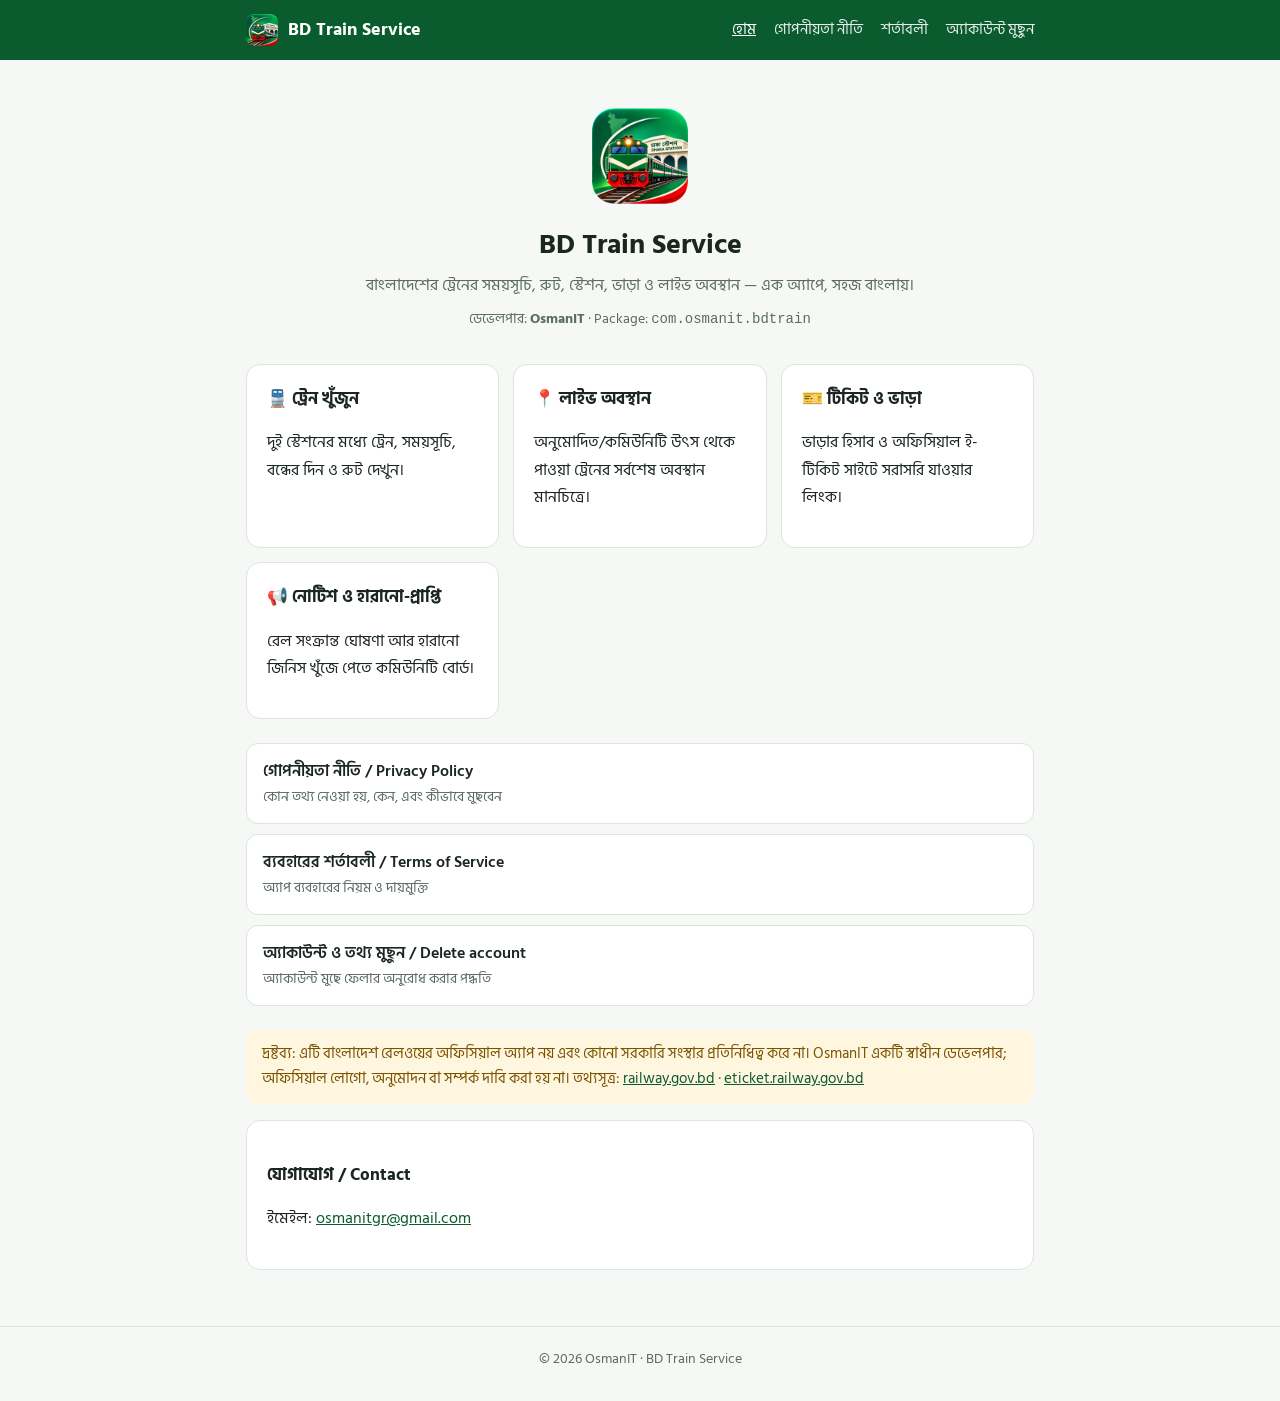
<file: index.html>
<!doctype html>
<html lang="bn">
<head>
  <meta charset="utf-8">
  <meta name="viewport" content="width=device-width, initial-scale=1">
  <title>BD Train Service — OsmanIT</title>
  <meta name="description" content="BD Train Service — বাংলাদেশের ট্রেনের সময়সূচি, রুট, স্টেশন ও লাইভ অবস্থান। ডেভেলপার: OsmanIT।">
  <meta name="author" content="OsmanIT">
  <link rel="icon" href="favicon.ico" sizes="any">
  <link rel="icon" type="image/png" href="icon.png">
  <link rel="apple-touch-icon" href="apple-touch-icon.png">
  <meta name="theme-color" content="#0A5B2E">
  <link rel="stylesheet" href="https://fonts.googleapis.com/css2?family=Hind+Siliguri:wght@400;600;700&display=swap">
  <link rel="stylesheet" href="style.css">
</head>
<body>
  <header class="site">
    <div class="wrap">
      <a class="brand" href="index.html"><img src="icon.png" alt="">BD Train Service</a>
      <nav>
        <a href="index.html" aria-current="page">হোম</a>
        <a href="privacy-policy.html">গোপনীয়তা নীতি</a>
        <a href="terms.html">শর্তাবলী</a>
        <a href="delete-account.html">অ্যাকাউন্ট মুছুন</a>
      </nav>
    </div>
  </header>

  <main class="wrap">
    <section class="hero">
      <img src="icon.png" alt="BD Train Service icon">
      <h1>BD Train Service</h1>
      <p>বাংলাদেশের ট্রেনের সময়সূচি, রুট, স্টেশন, ভাড়া ও লাইভ অবস্থান — এক অ্যাপে, সহজ বাংলায়।</p>
      <p class="muted">ডেভেলপার: <strong>OsmanIT</strong> · Package: <code>com.osmanit.bdtrain</code></p>
    </section>

    <div class="grid">
      <div class="card">
        <h3>🚆 ট্রেন খুঁজুন</h3>
        <p>দুই স্টেশনের মধ্যে ট্রেন, সময়সূচি, বন্ধের দিন ও রুট দেখুন।</p>
      </div>
      <div class="card">
        <h3>📍 লাইভ অবস্থান</h3>
        <p>অনুমোদিত/কমিউনিটি উৎস থেকে পাওয়া ট্রেনের সর্বশেষ অবস্থান মানচিত্রে।</p>
      </div>
      <div class="card">
        <h3>🎫 টিকিট ও ভাড়া</h3>
        <p>ভাড়ার হিসাব ও অফিসিয়াল ই-টিকিট সাইটে সরাসরি যাওয়ার লিংক।</p>
      </div>
      <div class="card">
        <h3>📢 নোটিশ ও হারানো-প্রাপ্তি</h3>
        <p>রেল সংক্রান্ত ঘোষণা আর হারানো জিনিস খুঁজে পেতে কমিউনিটি বোর্ড।</p>
      </div>
    </div>

    <div class="links">
      <a href="privacy-policy.html">গোপনীয়তা নীতি / Privacy Policy<span>কোন তথ্য নেওয়া হয়, কেন, এবং কীভাবে মুছবেন</span></a>
      <a href="terms.html">ব্যবহারের শর্তাবলী / Terms of Service<span>অ্যাপ ব্যবহারের নিয়ম ও দায়মুক্তি</span></a>
      <a href="delete-account.html">অ্যাকাউন্ট ও তথ্য মুছুন / Delete account<span>অ্যাকাউন্ট মুছে ফেলার অনুরোধ করার পদ্ধতি</span></a>
    </div>

    <p class="note" style="margin-top:24px">
      দ্রষ্টব্য: এটি বাংলাদেশ রেলওয়ের অফিসিয়াল অ্যাপ নয় এবং কোনো সরকারি সংস্থার প্রতিনিধিত্ব করে না। OsmanIT একটি স্বাধীন ডেভেলপার; অফিসিয়াল লোগো, অনুমোদন বা সম্পর্ক দাবি করা হয় না। তথ্যসূত্র: <a href="https://railway.gov.bd" rel="noopener">railway.gov.bd</a> · <a href="https://eticket.railway.gov.bd" rel="noopener">eticket.railway.gov.bd</a>
    </p>

    <div class="card">
      <h3>যোগাযোগ / Contact</h3>
      <p>ইমেইল: <a href="mailto:osmanitgr@gmail.com">osmanitgr@gmail.com</a></p>
    </div>
  </main>

  <footer class="site">
    <div class="wrap">© 2026 OsmanIT · BD Train Service</div>
  </footer>
</body>
</html>
</file>
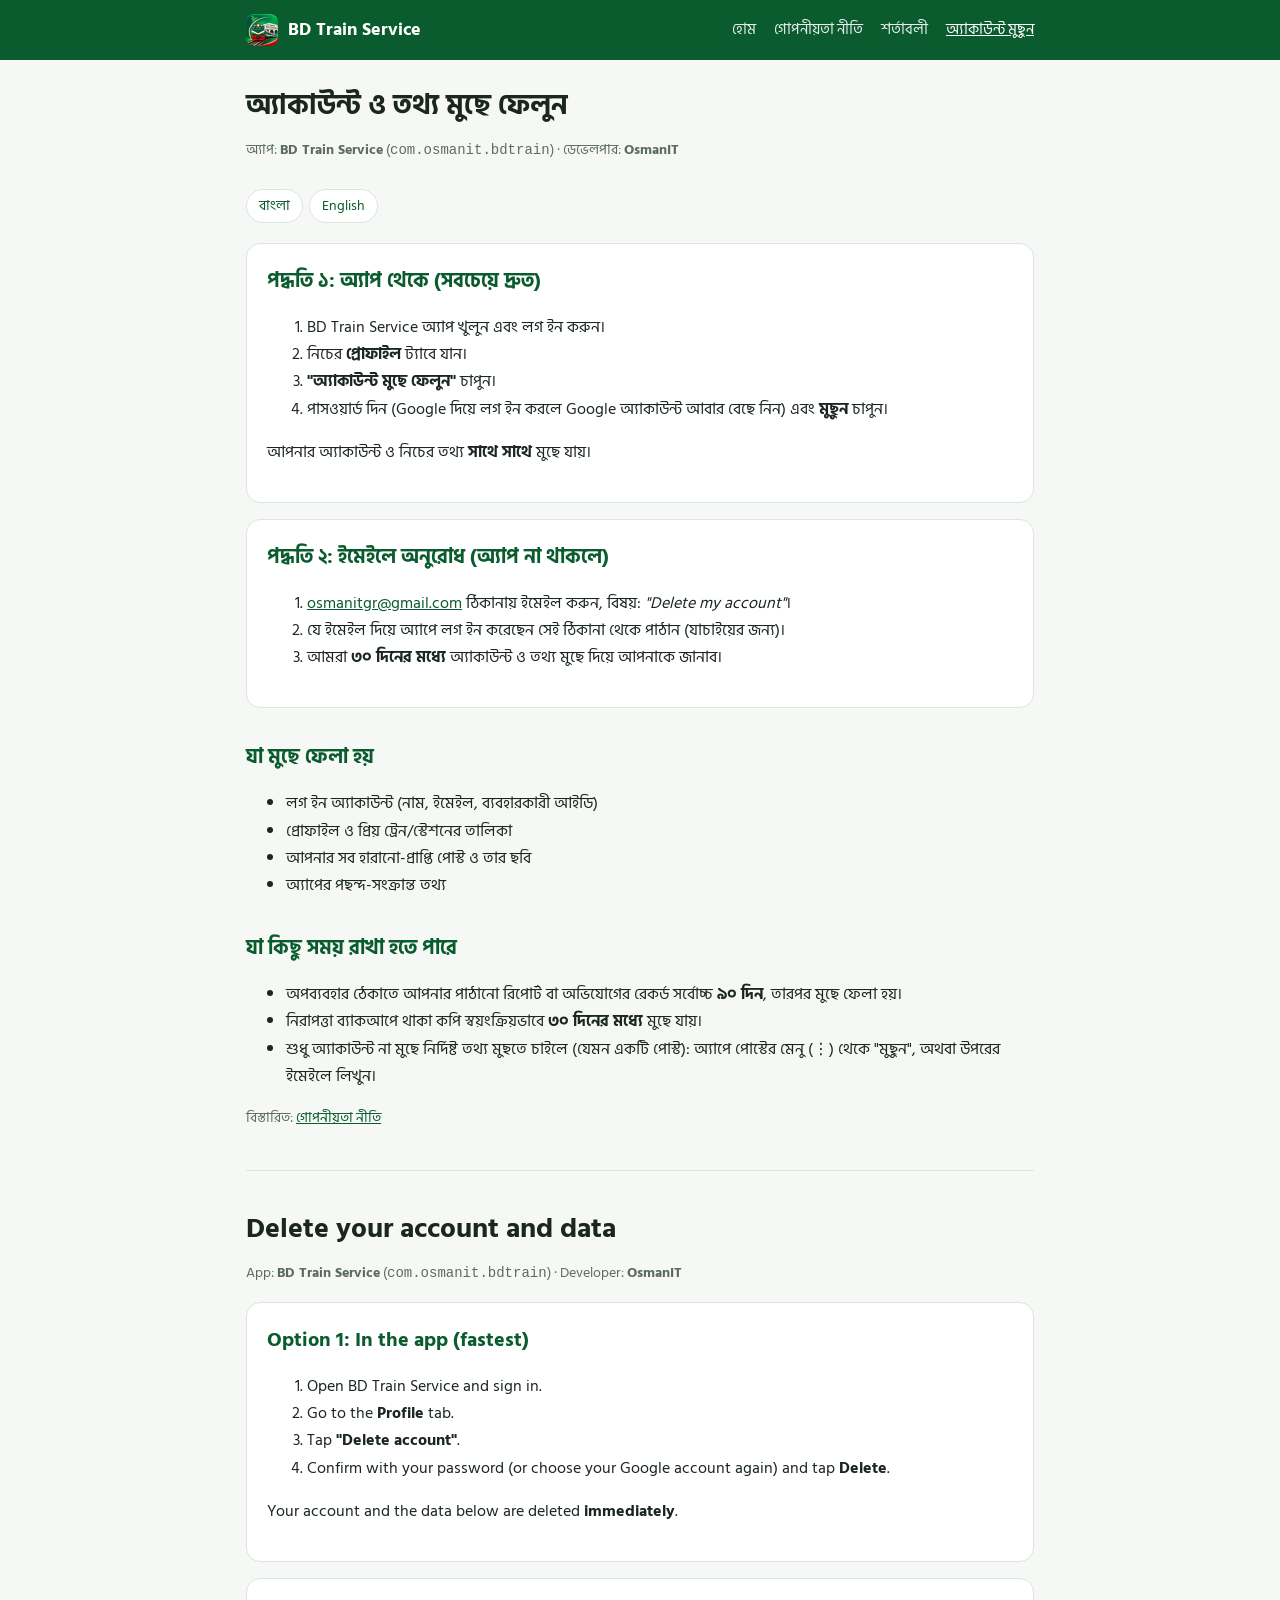
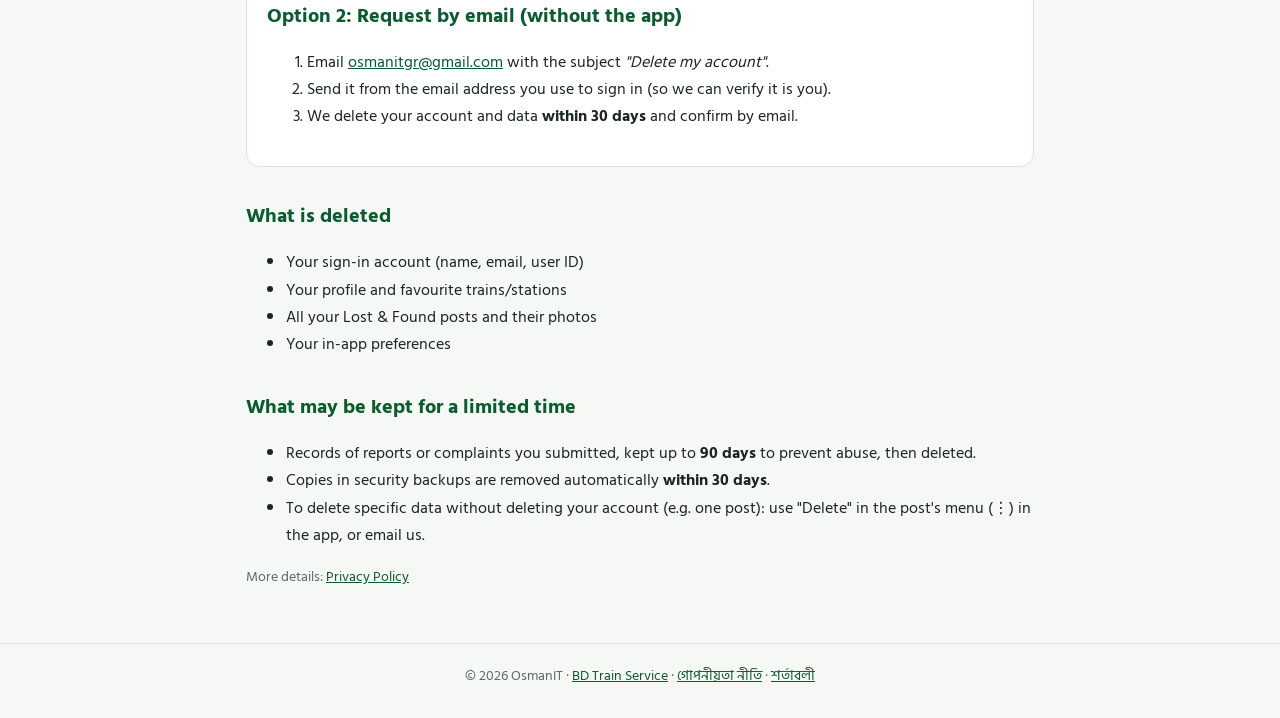
<file: delete-account.html>
<!doctype html>
<html lang="bn">
<head>
  <meta charset="utf-8">
  <meta name="viewport" content="width=device-width, initial-scale=1">
  <title>অ্যাকাউন্ট মুছুন — BD Train Service</title>
  <meta name="description" content="BD Train Service (OsmanIT) অ্যাপের অ্যাকাউন্ট ও তথ্য মুছে ফেলার পদ্ধতি। How to delete your BD Train Service account and data.">
  <meta name="author" content="OsmanIT">
  <link rel="icon" href="favicon.ico" sizes="any">
  <link rel="icon" type="image/png" href="icon.png">
  <link rel="apple-touch-icon" href="apple-touch-icon.png">
  <meta name="theme-color" content="#0A5B2E">
  <link rel="stylesheet" href="https://fonts.googleapis.com/css2?family=Hind+Siliguri:wght@400;600;700&display=swap">
  <link rel="stylesheet" href="style.css">
</head>
<body>
  <header class="site">
    <div class="wrap">
      <a class="brand" href="index.html"><img src="icon.png" alt="">BD Train Service</a>
      <nav>
        <a href="index.html">হোম</a>
        <a href="privacy-policy.html">গোপনীয়তা নীতি</a>
        <a href="terms.html">শর্তাবলী</a>
        <a href="delete-account.html" aria-current="page">অ্যাকাউন্ট মুছুন</a>
      </nav>
    </div>
  </header>

  <main class="wrap">
    <h1>অ্যাকাউন্ট ও তথ্য মুছে ফেলুন</h1>
    <p class="muted">অ্যাপ: <strong>BD Train Service</strong> (<code>com.osmanit.bdtrain</code>) · ডেভেলপার: <strong>OsmanIT</strong></p>
    <div class="lang-switch"><a href="#bn">বাংলা</a><a href="#en">English</a></div>

    <!-- ========================= বাংলা ========================= -->
    <section id="bn">
      <div class="card">
        <h2 style="margin-top:0">পদ্ধতি ১: অ্যাপ থেকে (সবচেয়ে দ্রুত)</h2>
        <ol>
          <li>BD Train Service অ্যাপ খুলুন এবং লগ ইন করুন।</li>
          <li>নিচের <strong>প্রোফাইল</strong> ট্যাবে যান।</li>
          <li><strong>"অ্যাকাউন্ট মুছে ফেলুন"</strong> চাপুন।</li>
          <li>পাসওয়ার্ড দিন (Google দিয়ে লগ ইন করলে Google অ্যাকাউন্ট আবার বেছে নিন) এবং <strong>মুছুন</strong> চাপুন।</li>
        </ol>
        <p>আপনার অ্যাকাউন্ট ও নিচের তথ্য <strong>সাথে সাথে</strong> মুছে যায়।</p>
      </div>

      <div class="card">
        <h2 style="margin-top:0">পদ্ধতি ২: ইমেইলে অনুরোধ (অ্যাপ না থাকলে)</h2>
        <ol>
          <li><a href="mailto:osmanitgr@gmail.com?subject=Delete%20my%20BD%20Train%20Service%20account">osmanitgr@gmail.com</a> ঠিকানায় ইমেইল করুন, বিষয়: <em>"Delete my account"</em>।</li>
          <li>যে ইমেইল দিয়ে অ্যাপে লগ ইন করেছেন সেই ঠিকানা থেকে পাঠান (যাচাইয়ের জন্য)।</li>
          <li>আমরা <strong>৩০ দিনের মধ্যে</strong> অ্যাকাউন্ট ও তথ্য মুছে দিয়ে আপনাকে জানাব।</li>
        </ol>
      </div>

      <h2>যা মুছে ফেলা হয়</h2>
      <ul>
        <li>লগ ইন অ্যাকাউন্ট (নাম, ইমেইল, ব্যবহারকারী আইডি)</li>
        <li>প্রোফাইল ও প্রিয় ট্রেন/স্টেশনের তালিকা</li>
        <li>আপনার সব হারানো-প্রাপ্তি পোস্ট ও তার ছবি</li>
        <li>অ্যাপের পছন্দ-সংক্রান্ত তথ্য</li>
      </ul>

      <h2>যা কিছু সময় রাখা হতে পারে</h2>
      <ul>
        <li>অপব্যবহার ঠেকাতে আপনার পাঠানো রিপোর্ট বা অভিযোগের রেকর্ড সর্বোচ্চ <strong>৯০ দিন</strong>, তারপর মুছে ফেলা হয়।</li>
        <li>নিরাপত্তা ব্যাকআপে থাকা কপি স্বয়ংক্রিয়ভাবে <strong>৩০ দিনের মধ্যে</strong> মুছে যায়।</li>
        <li>শুধু অ্যাকাউন্ট না মুছে নির্দিষ্ট তথ্য মুছতে চাইলে (যেমন একটি পোস্ট): অ্যাপে পোস্টের মেনু (⋮) থেকে "মুছুন", অথবা উপরের ইমেইলে লিখুন।</li>
      </ul>
      <p class="muted">বিস্তারিত: <a href="privacy-policy.html">গোপনীয়তা নীতি</a></p>
    </section>

    <hr style="margin:40px 0;border:none;border-top:1px solid var(--border)">

    <!-- ========================= English ========================= -->
    <section id="en" lang="en">
      <h1>Delete your account and data</h1>
      <p class="muted">App: <strong>BD Train Service</strong> (<code>com.osmanit.bdtrain</code>) · Developer: <strong>OsmanIT</strong></p>

      <div class="card">
        <h2 style="margin-top:0">Option 1: In the app (fastest)</h2>
        <ol>
          <li>Open BD Train Service and sign in.</li>
          <li>Go to the <strong>Profile</strong> tab.</li>
          <li>Tap <strong>"Delete account"</strong>.</li>
          <li>Confirm with your password (or choose your Google account again) and tap <strong>Delete</strong>.</li>
        </ol>
        <p>Your account and the data below are deleted <strong>immediately</strong>.</p>
      </div>

      <div class="card">
        <h2 style="margin-top:0">Option 2: Request by email (without the app)</h2>
        <ol>
          <li>Email <a href="mailto:osmanitgr@gmail.com?subject=Delete%20my%20BD%20Train%20Service%20account">osmanitgr@gmail.com</a> with the subject <em>"Delete my account"</em>.</li>
          <li>Send it from the email address you use to sign in (so we can verify it is you).</li>
          <li>We delete your account and data <strong>within 30 days</strong> and confirm by email.</li>
        </ol>
      </div>

      <h2>What is deleted</h2>
      <ul>
        <li>Your sign-in account (name, email, user ID)</li>
        <li>Your profile and favourite trains/stations</li>
        <li>All your Lost &amp; Found posts and their photos</li>
        <li>Your in-app preferences</li>
      </ul>

      <h2>What may be kept for a limited time</h2>
      <ul>
        <li>Records of reports or complaints you submitted, kept up to <strong>90 days</strong> to prevent abuse, then deleted.</li>
        <li>Copies in security backups are removed automatically <strong>within 30 days</strong>.</li>
        <li>To delete specific data without deleting your account (e.g. one post): use "Delete" in the post's menu (⋮) in the app, or email us.</li>
      </ul>
      <p class="muted">More details: <a href="privacy-policy.html#en">Privacy Policy</a></p>
    </section>
  </main>

  <footer class="site">
    <div class="wrap">© 2026 OsmanIT · <a href="index.html">BD Train Service</a> · <a href="privacy-policy.html">গোপনীয়তা নীতি</a> · <a href="terms.html">শর্তাবলী</a></div>
  </footer>
</body>
</html>
</file>
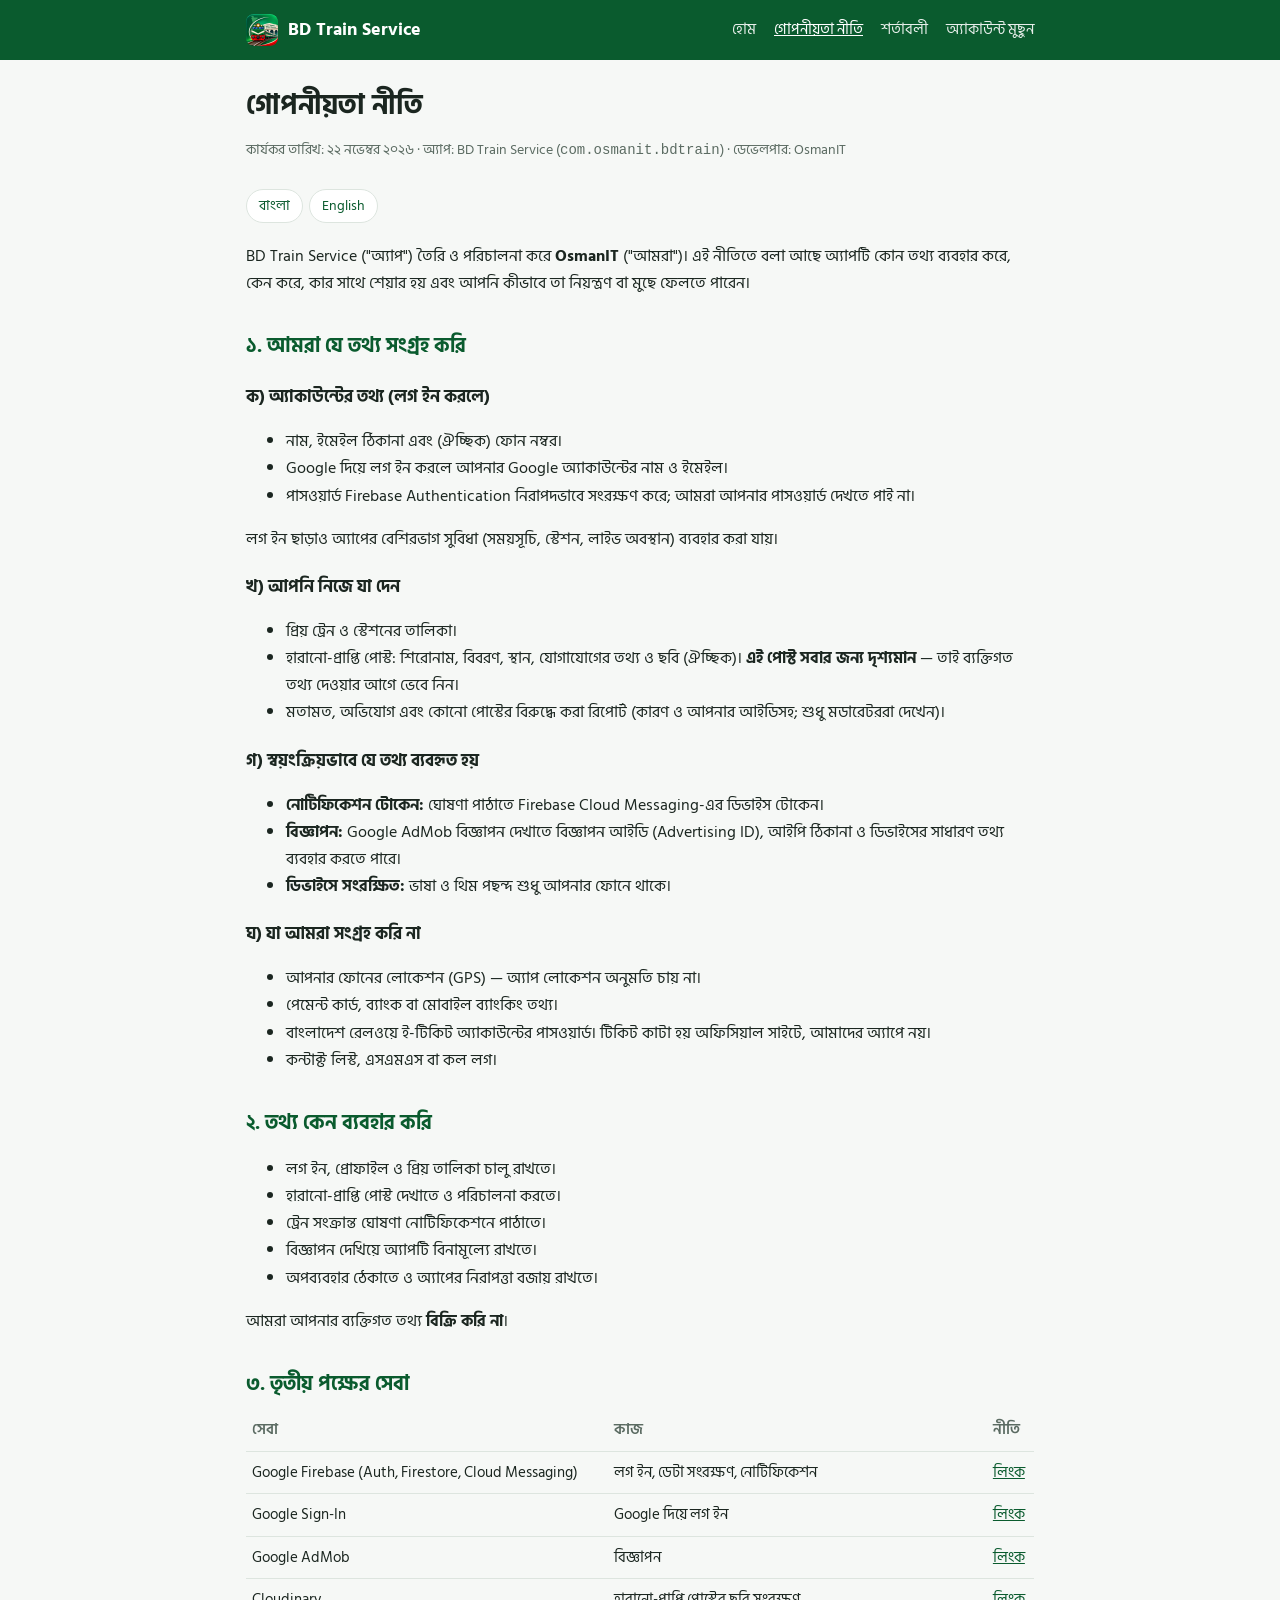
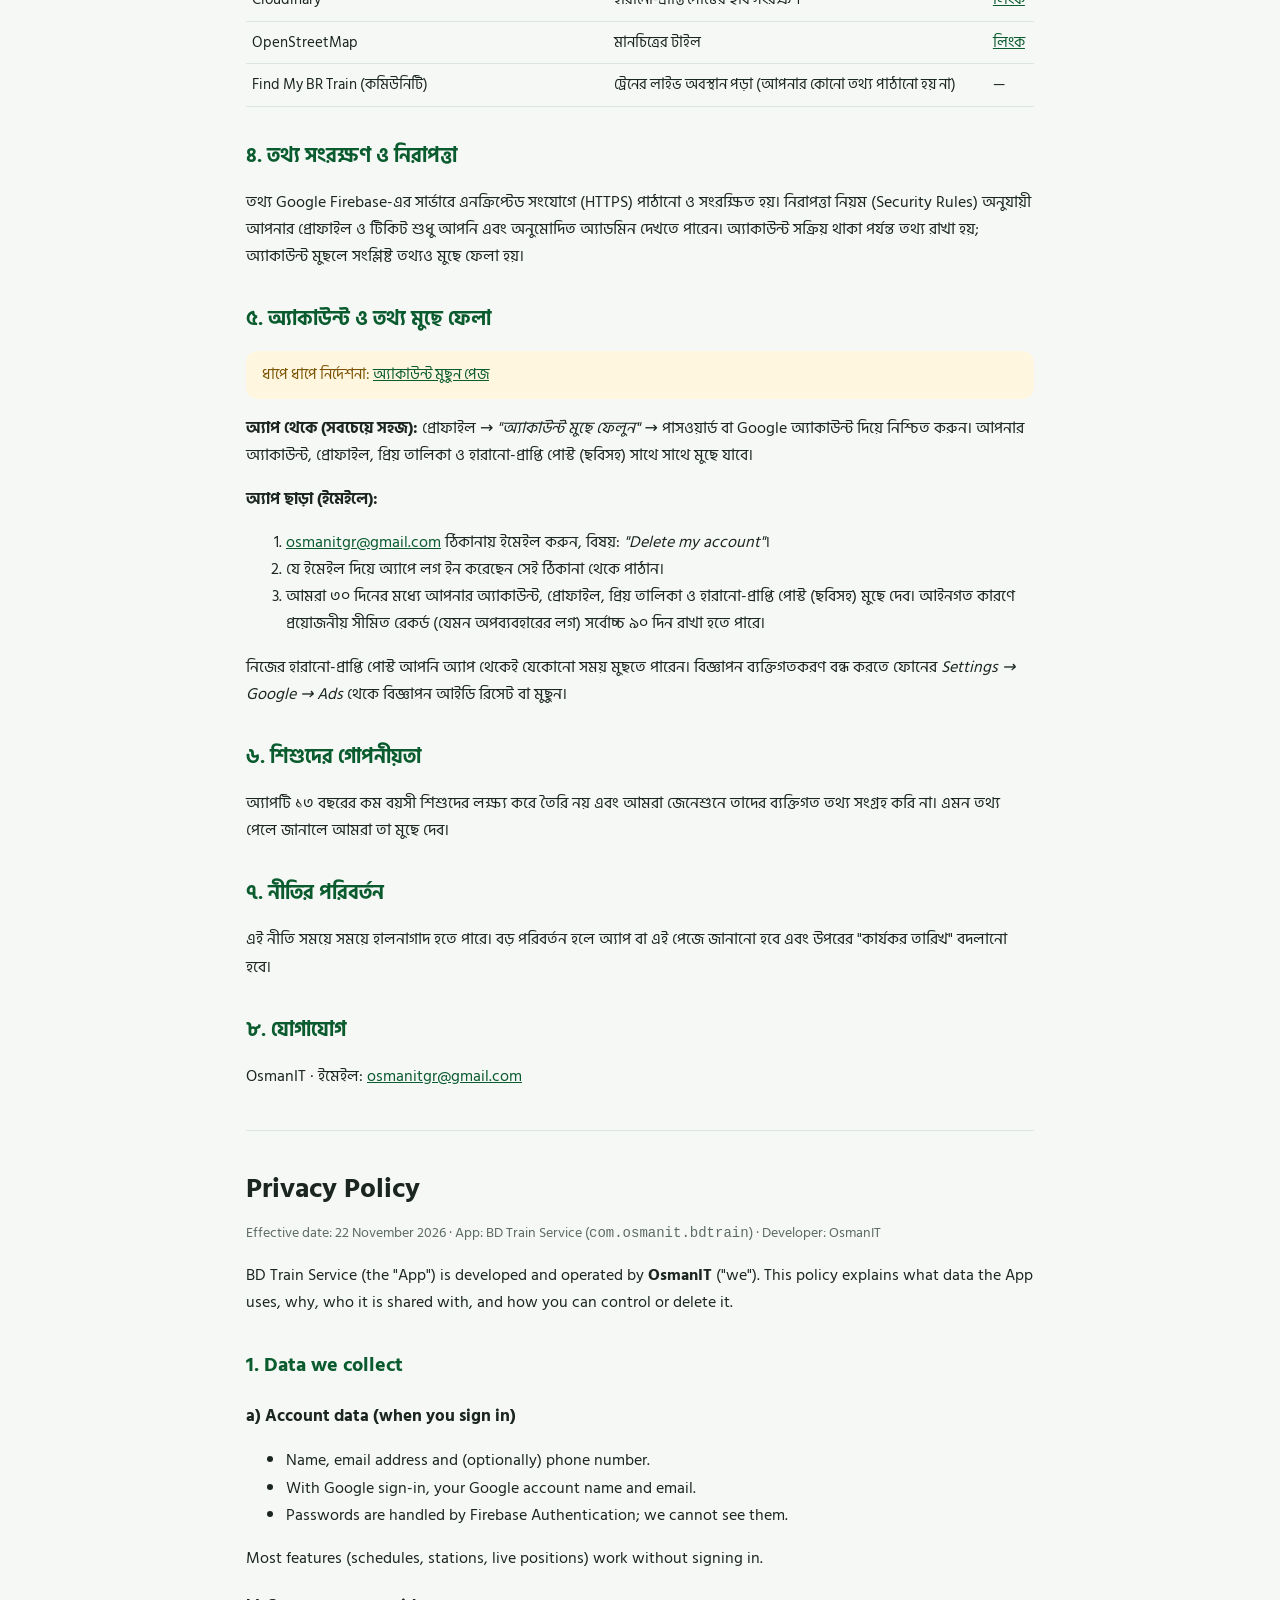
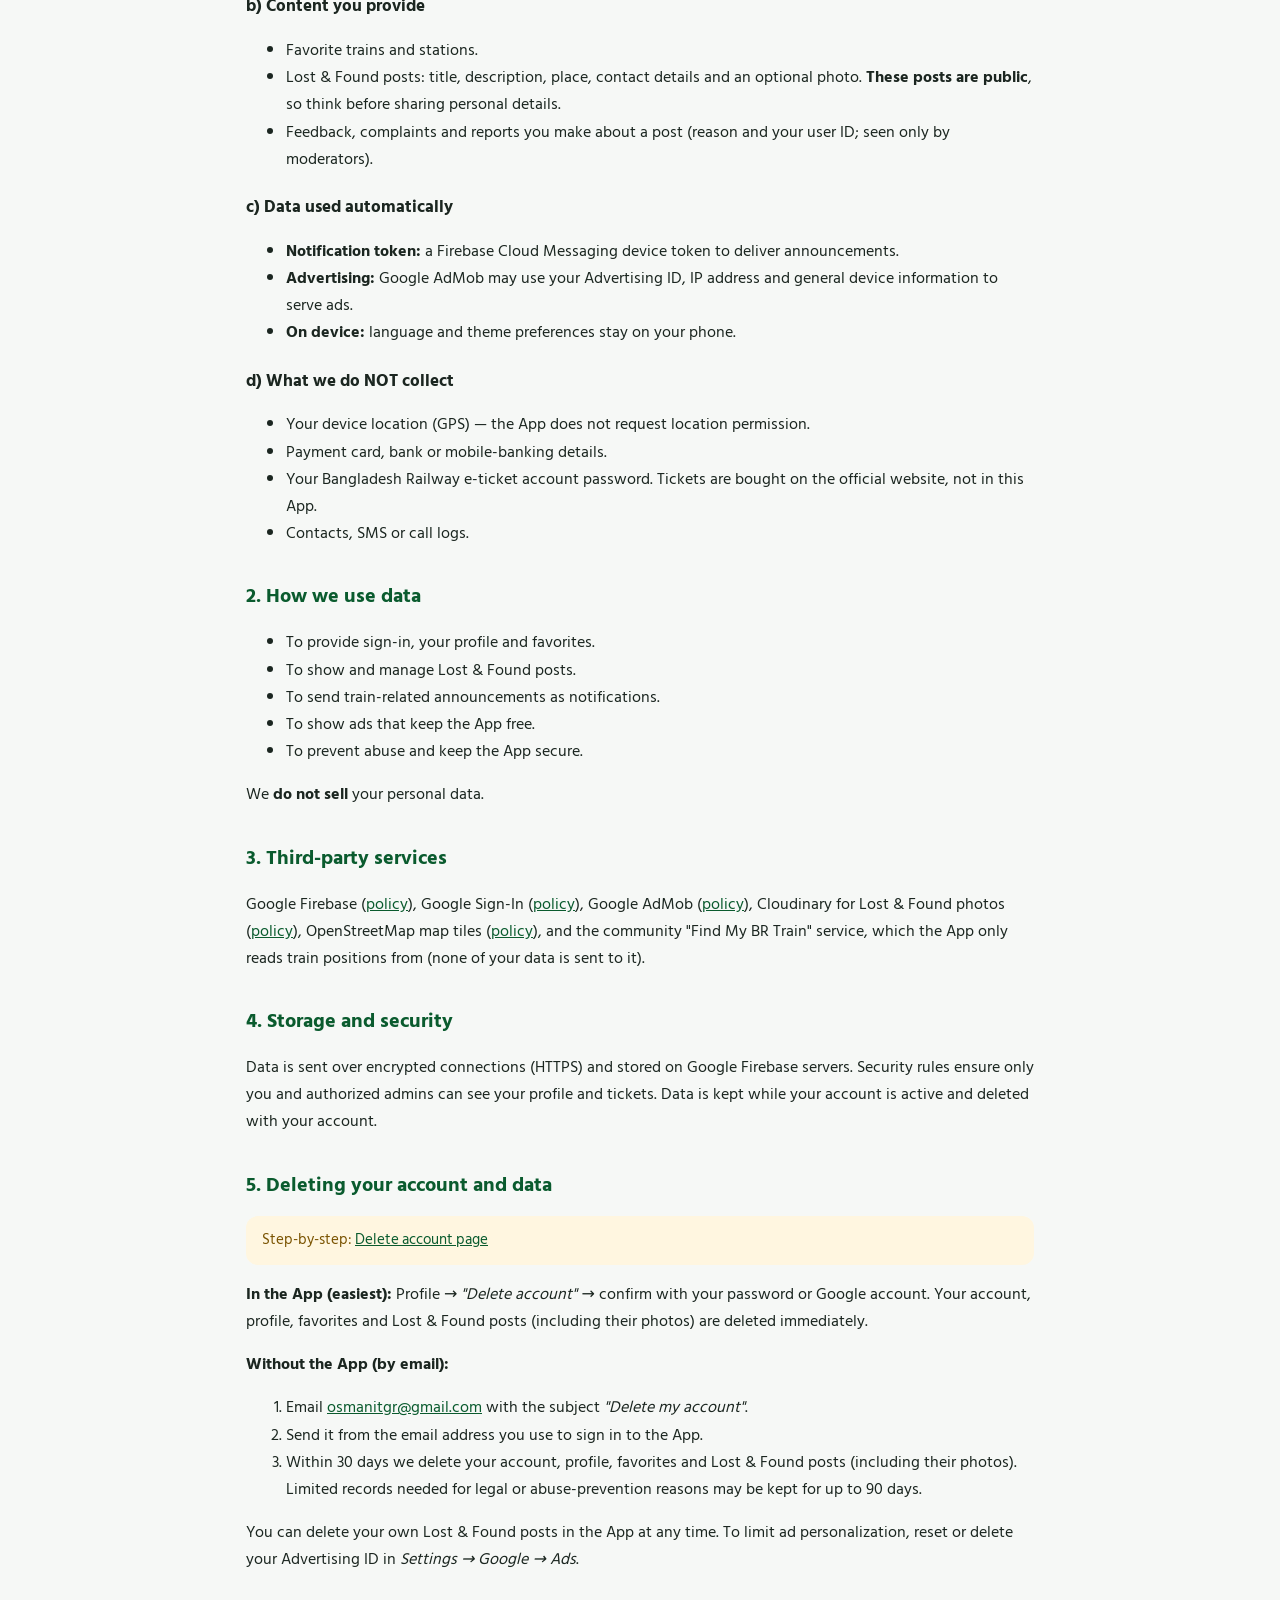
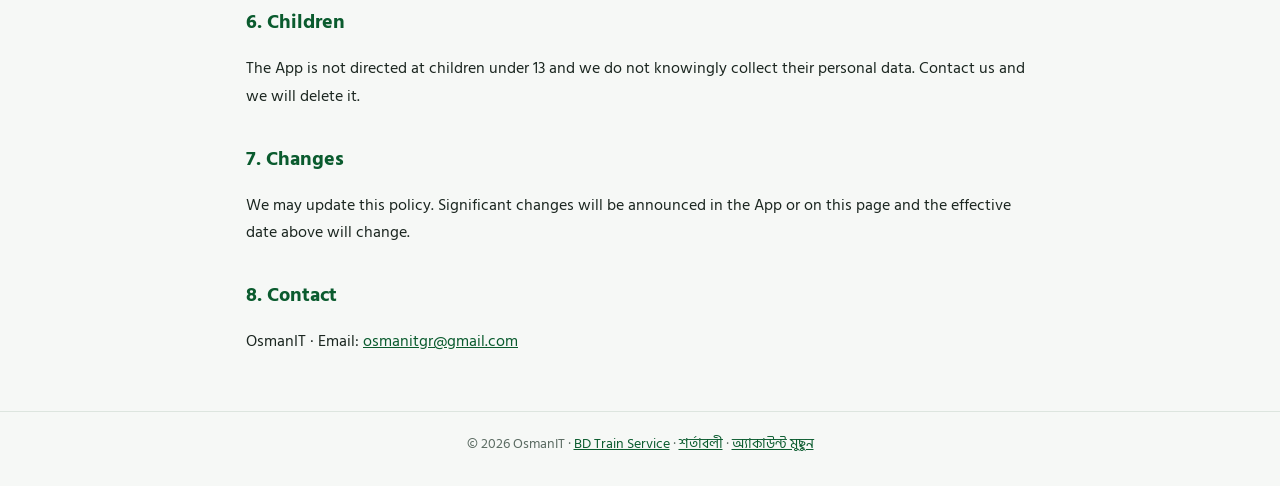
<file: privacy-policy.html>
<!doctype html>
<html lang="bn">
<head>
  <meta charset="utf-8">
  <meta name="viewport" content="width=device-width, initial-scale=1">
  <title>গোপনীয়তা নীতি — BD Train Service</title>
  <meta name="description" content="BD Train Service অ্যাপের গোপনীয়তা নীতি (Privacy Policy)। ডেভেলপার: OsmanIT।">
  <meta name="author" content="OsmanIT">
  <link rel="icon" href="favicon.ico" sizes="any">
  <link rel="icon" type="image/png" href="icon.png">
  <link rel="apple-touch-icon" href="apple-touch-icon.png">
  <meta name="theme-color" content="#0A5B2E">
  <link rel="stylesheet" href="https://fonts.googleapis.com/css2?family=Hind+Siliguri:wght@400;600;700&display=swap">
  <link rel="stylesheet" href="style.css">
</head>
<body>
  <header class="site">
    <div class="wrap">
      <a class="brand" href="index.html"><img src="icon.png" alt="">BD Train Service</a>
      <nav>
        <a href="index.html">হোম</a>
        <a href="privacy-policy.html" aria-current="page">গোপনীয়তা নীতি</a>
        <a href="terms.html">শর্তাবলী</a>
        <a href="delete-account.html">অ্যাকাউন্ট মুছুন</a>
      </nav>
    </div>
  </header>

  <main class="wrap">
    <h1>গোপনীয়তা নীতি</h1>
    <p class="muted">কার্যকর তারিখ: ২২ নভেম্বর ২০২৬ · অ্যাপ: BD Train Service (<code>com.osmanit.bdtrain</code>) · ডেভেলপার: OsmanIT</p>
    <div class="lang-switch"><a href="#bn">বাংলা</a><a href="#en">English</a></div>

    <!-- ========================= বাংলা ========================= -->
    <section id="bn">
      <p>BD Train Service ("অ্যাপ") তৈরি ও পরিচালনা করে <strong>OsmanIT</strong> ("আমরা")। এই নীতিতে বলা আছে অ্যাপটি কোন তথ্য ব্যবহার করে, কেন করে, কার সাথে শেয়ার হয় এবং আপনি কীভাবে তা নিয়ন্ত্রণ বা মুছে ফেলতে পারেন।</p>

      <h2>১. আমরা যে তথ্য সংগ্রহ করি</h2>
      <h3>ক) অ্যাকাউন্টের তথ্য (লগ ইন করলে)</h3>
      <ul>
        <li>নাম, ইমেইল ঠিকানা এবং (ঐচ্ছিক) ফোন নম্বর।</li>
        <li>Google দিয়ে লগ ইন করলে আপনার Google অ্যাকাউন্টের নাম ও ইমেইল।</li>
        <li>পাসওয়ার্ড Firebase Authentication নিরাপদভাবে সংরক্ষণ করে; আমরা আপনার পাসওয়ার্ড দেখতে পাই না।</li>
      </ul>
      <p>লগ ইন ছাড়াও অ্যাপের বেশিরভাগ সুবিধা (সময়সূচি, স্টেশন, লাইভ অবস্থান) ব্যবহার করা যায়।</p>

      <h3>খ) আপনি নিজে যা দেন</h3>
      <ul>
        <li>প্রিয় ট্রেন ও স্টেশনের তালিকা।</li>
        <li>হারানো-প্রাপ্তি পোস্ট: শিরোনাম, বিবরণ, স্থান, যোগাযোগের তথ্য ও ছবি (ঐচ্ছিক)। <strong>এই পোস্ট সবার জন্য দৃশ্যমান</strong> — তাই ব্যক্তিগত তথ্য দেওয়ার আগে ভেবে নিন।</li>
        <li>মতামত, অভিযোগ এবং কোনো পোস্টের বিরুদ্ধে করা রিপোর্ট (কারণ ও আপনার আইডিসহ; শুধু মডারেটররা দেখেন)।</li>
      </ul>

      <h3>গ) স্বয়ংক্রিয়ভাবে যে তথ্য ব্যবহৃত হয়</h3>
      <ul>
        <li><strong>নোটিফিকেশন টোকেন:</strong> ঘোষণা পাঠাতে Firebase Cloud Messaging-এর ডিভাইস টোকেন।</li>
        <li><strong>বিজ্ঞাপন:</strong> Google AdMob বিজ্ঞাপন দেখাতে বিজ্ঞাপন আইডি (Advertising ID), আইপি ঠিকানা ও ডিভাইসের সাধারণ তথ্য ব্যবহার করতে পারে।</li>
        <li><strong>ডিভাইসে সংরক্ষিত:</strong> ভাষা ও থিম পছন্দ শুধু আপনার ফোনে থাকে।</li>
      </ul>

      <h3>ঘ) যা আমরা সংগ্রহ করি না</h3>
      <ul>
        <li>আপনার ফোনের লোকেশন (GPS) — অ্যাপ লোকেশন অনুমতি চায় না।</li>
        <li>পেমেন্ট কার্ড, ব্যাংক বা মোবাইল ব্যাংকিং তথ্য।</li>
        <li>বাংলাদেশ রেলওয়ে ই-টিকিট অ্যাকাউন্টের পাসওয়ার্ড। টিকিট কাটা হয় অফিসিয়াল সাইটে, আমাদের অ্যাপে নয়।</li>
        <li>কন্টাক্ট লিস্ট, এসএমএস বা কল লগ।</li>
      </ul>

      <h2>২. তথ্য কেন ব্যবহার করি</h2>
      <ul>
        <li>লগ ইন, প্রোফাইল ও প্রিয় তালিকা চালু রাখতে।</li>
        <li>হারানো-প্রাপ্তি পোস্ট দেখাতে ও পরিচালনা করতে।</li>
        <li>ট্রেন সংক্রান্ত ঘোষণা নোটিফিকেশনে পাঠাতে।</li>
        <li>বিজ্ঞাপন দেখিয়ে অ্যাপটি বিনামূল্যে রাখতে।</li>
        <li>অপব্যবহার ঠেকাতে ও অ্যাপের নিরাপত্তা বজায় রাখতে।</li>
      </ul>
      <p>আমরা আপনার ব্যক্তিগত তথ্য <strong>বিক্রি করি না</strong>।</p>

      <h2>৩. তৃতীয় পক্ষের সেবা</h2>
      <div class="table-scroll">
        <table>
          <tr><th>সেবা</th><th>কাজ</th><th>নীতি</th></tr>
          <tr><td>Google Firebase (Auth, Firestore, Cloud Messaging)</td><td>লগ ইন, ডেটা সংরক্ষণ, নোটিফিকেশন</td><td><a href="https://firebase.google.com/support/privacy" rel="noopener">লিংক</a></td></tr>
          <tr><td>Google Sign-In</td><td>Google দিয়ে লগ ইন</td><td><a href="https://policies.google.com/privacy" rel="noopener">লিংক</a></td></tr>
          <tr><td>Google AdMob</td><td>বিজ্ঞাপন</td><td><a href="https://policies.google.com/technologies/ads" rel="noopener">লিংক</a></td></tr>
          <tr><td>Cloudinary</td><td>হারানো-প্রাপ্তি পোস্টের ছবি সংরক্ষণ</td><td><a href="https://cloudinary.com/privacy" rel="noopener">লিংক</a></td></tr>
          <tr><td>OpenStreetMap</td><td>মানচিত্রের টাইল</td><td><a href="https://osmfoundation.org/wiki/Privacy_Policy" rel="noopener">লিংক</a></td></tr>
          <tr><td>Find My BR Train (কমিউনিটি)</td><td>ট্রেনের লাইভ অবস্থান পড়া (আপনার কোনো তথ্য পাঠানো হয় না)</td><td>—</td></tr>
        </table>
      </div>

      <h2>৪. তথ্য সংরক্ষণ ও নিরাপত্তা</h2>
      <p>তথ্য Google Firebase-এর সার্ভারে এনক্রিপ্টেড সংযোগে (HTTPS) পাঠানো ও সংরক্ষিত হয়। নিরাপত্তা নিয়ম (Security Rules) অনুযায়ী আপনার প্রোফাইল ও টিকিট শুধু আপনি এবং অনুমোদিত অ্যাডমিন দেখতে পারেন। অ্যাকাউন্ট সক্রিয় থাকা পর্যন্ত তথ্য রাখা হয়; অ্যাকাউন্ট মুছলে সংশ্লিষ্ট তথ্যও মুছে ফেলা হয়।</p>

      <h2 id="delete">৫. অ্যাকাউন্ট ও তথ্য মুছে ফেলা</h2>
      <p class="note">ধাপে ধাপে নির্দেশনা: <a href="delete-account.html">অ্যাকাউন্ট মুছুন পেজ</a></p>
      <p><strong>অ্যাপ থেকে (সবচেয়ে সহজ):</strong> প্রোফাইল → <em>"অ্যাকাউন্ট মুছে ফেলুন"</em> → পাসওয়ার্ড বা Google অ্যাকাউন্ট দিয়ে নিশ্চিত করুন। আপনার অ্যাকাউন্ট, প্রোফাইল, প্রিয় তালিকা ও হারানো-প্রাপ্তি পোস্ট (ছবিসহ) সাথে সাথে মুছে যাবে।</p>
      <p><strong>অ্যাপ ছাড়া (ইমেইলে):</strong></p>
      <ol>
        <li><a href="mailto:osmanitgr@gmail.com?subject=Delete%20my%20BD%20Train%20Service%20account">osmanitgr@gmail.com</a> ঠিকানায় ইমেইল করুন, বিষয়: <em>"Delete my account"</em>।</li>
        <li>যে ইমেইল দিয়ে অ্যাপে লগ ইন করেছেন সেই ঠিকানা থেকে পাঠান।</li>
        <li>আমরা ৩০ দিনের মধ্যে আপনার অ্যাকাউন্ট, প্রোফাইল, প্রিয় তালিকা ও হারানো-প্রাপ্তি পোস্ট (ছবিসহ) মুছে দেব। আইনগত কারণে প্রয়োজনীয় সীমিত রেকর্ড (যেমন অপব্যবহারের লগ) সর্বোচ্চ ৯০ দিন রাখা হতে পারে।</li>
      </ol>
      <p>নিজের হারানো-প্রাপ্তি পোস্ট আপনি অ্যাপ থেকেই যেকোনো সময় মুছতে পারেন। বিজ্ঞাপন ব্যক্তিগতকরণ বন্ধ করতে ফোনের <em>Settings → Google → Ads</em> থেকে বিজ্ঞাপন আইডি রিসেট বা মুছুন।</p>

      <h2>৬. শিশুদের গোপনীয়তা</h2>
      <p>অ্যাপটি ১৩ বছরের কম বয়সী শিশুদের লক্ষ্য করে তৈরি নয় এবং আমরা জেনেশুনে তাদের ব্যক্তিগত তথ্য সংগ্রহ করি না। এমন তথ্য পেলে জানালে আমরা তা মুছে দেব।</p>

      <h2>৭. নীতির পরিবর্তন</h2>
      <p>এই নীতি সময়ে সময়ে হালনাগাদ হতে পারে। বড় পরিবর্তন হলে অ্যাপ বা এই পেজে জানানো হবে এবং উপরের "কার্যকর তারিখ" বদলানো হবে।</p>

      <h2>৮. যোগাযোগ</h2>
      <p>OsmanIT · ইমেইল: <a href="mailto:osmanitgr@gmail.com">osmanitgr@gmail.com</a></p>
    </section>

    <hr style="margin:40px 0;border:none;border-top:1px solid var(--border)">

    <!-- ========================= English ========================= -->
    <section id="en" lang="en">
      <h1>Privacy Policy</h1>
      <p class="muted">Effective date: 22 November 2026 · App: BD Train Service (<code>com.osmanit.bdtrain</code>) · Developer: OsmanIT</p>
      <p>BD Train Service (the "App") is developed and operated by <strong>OsmanIT</strong> ("we"). This policy explains what data the App uses, why, who it is shared with, and how you can control or delete it.</p>

      <h2>1. Data we collect</h2>
      <h3>a) Account data (when you sign in)</h3>
      <ul>
        <li>Name, email address and (optionally) phone number.</li>
        <li>With Google sign-in, your Google account name and email.</li>
        <li>Passwords are handled by Firebase Authentication; we cannot see them.</li>
      </ul>
      <p>Most features (schedules, stations, live positions) work without signing in.</p>

      <h3>b) Content you provide</h3>
      <ul>
        <li>Favorite trains and stations.</li>
        <li>Lost &amp; Found posts: title, description, place, contact details and an optional photo. <strong>These posts are public</strong>, so think before sharing personal details.</li>
        <li>Feedback, complaints and reports you make about a post (reason and your user ID; seen only by moderators).</li>
      </ul>

      <h3>c) Data used automatically</h3>
      <ul>
        <li><strong>Notification token:</strong> a Firebase Cloud Messaging device token to deliver announcements.</li>
        <li><strong>Advertising:</strong> Google AdMob may use your Advertising ID, IP address and general device information to serve ads.</li>
        <li><strong>On device:</strong> language and theme preferences stay on your phone.</li>
      </ul>

      <h3>d) What we do NOT collect</h3>
      <ul>
        <li>Your device location (GPS) — the App does not request location permission.</li>
        <li>Payment card, bank or mobile-banking details.</li>
        <li>Your Bangladesh Railway e-ticket account password. Tickets are bought on the official website, not in this App.</li>
        <li>Contacts, SMS or call logs.</li>
      </ul>

      <h2>2. How we use data</h2>
      <ul>
        <li>To provide sign-in, your profile and favorites.</li>
        <li>To show and manage Lost &amp; Found posts.</li>
        <li>To send train-related announcements as notifications.</li>
        <li>To show ads that keep the App free.</li>
        <li>To prevent abuse and keep the App secure.</li>
      </ul>
      <p>We <strong>do not sell</strong> your personal data.</p>

      <h2>3. Third-party services</h2>
      <p>Google Firebase (<a href="https://firebase.google.com/support/privacy" rel="noopener">policy</a>), Google Sign-In (<a href="https://policies.google.com/privacy" rel="noopener">policy</a>), Google AdMob (<a href="https://policies.google.com/technologies/ads" rel="noopener">policy</a>), Cloudinary for Lost &amp; Found photos (<a href="https://cloudinary.com/privacy" rel="noopener">policy</a>), OpenStreetMap map tiles (<a href="https://osmfoundation.org/wiki/Privacy_Policy" rel="noopener">policy</a>), and the community "Find My BR Train" service, which the App only reads train positions from (none of your data is sent to it).</p>

      <h2>4. Storage and security</h2>
      <p>Data is sent over encrypted connections (HTTPS) and stored on Google Firebase servers. Security rules ensure only you and authorized admins can see your profile and tickets. Data is kept while your account is active and deleted with your account.</p>

      <h2 id="delete-en">5. Deleting your account and data</h2>
      <p class="note">Step-by-step: <a href="delete-account.html#en">Delete account page</a></p>
      <p><strong>In the App (easiest):</strong> Profile → <em>"Delete account"</em> → confirm with your password or Google account. Your account, profile, favorites and Lost &amp; Found posts (including their photos) are deleted immediately.</p>
      <p><strong>Without the App (by email):</strong></p>
      <ol>
        <li>Email <a href="mailto:osmanitgr@gmail.com?subject=Delete%20my%20BD%20Train%20Service%20account">osmanitgr@gmail.com</a> with the subject <em>"Delete my account"</em>.</li>
        <li>Send it from the email address you use to sign in to the App.</li>
        <li>Within 30 days we delete your account, profile, favorites and Lost &amp; Found posts (including their photos). Limited records needed for legal or abuse-prevention reasons may be kept for up to 90 days.</li>
      </ol>
      <p>You can delete your own Lost &amp; Found posts in the App at any time. To limit ad personalization, reset or delete your Advertising ID in <em>Settings → Google → Ads</em>.</p>

      <h2>6. Children</h2>
      <p>The App is not directed at children under 13 and we do not knowingly collect their personal data. Contact us and we will delete it.</p>

      <h2>7. Changes</h2>
      <p>We may update this policy. Significant changes will be announced in the App or on this page and the effective date above will change.</p>

      <h2>8. Contact</h2>
      <p>OsmanIT · Email: <a href="mailto:osmanitgr@gmail.com">osmanitgr@gmail.com</a></p>
    </section>
  </main>

  <footer class="site">
    <div class="wrap">© 2026 OsmanIT · <a href="index.html">BD Train Service</a> · <a href="terms.html">শর্তাবলী</a> · <a href="delete-account.html">অ্যাকাউন্ট মুছুন</a></div>
  </footer>
</body>
</html>
</file>
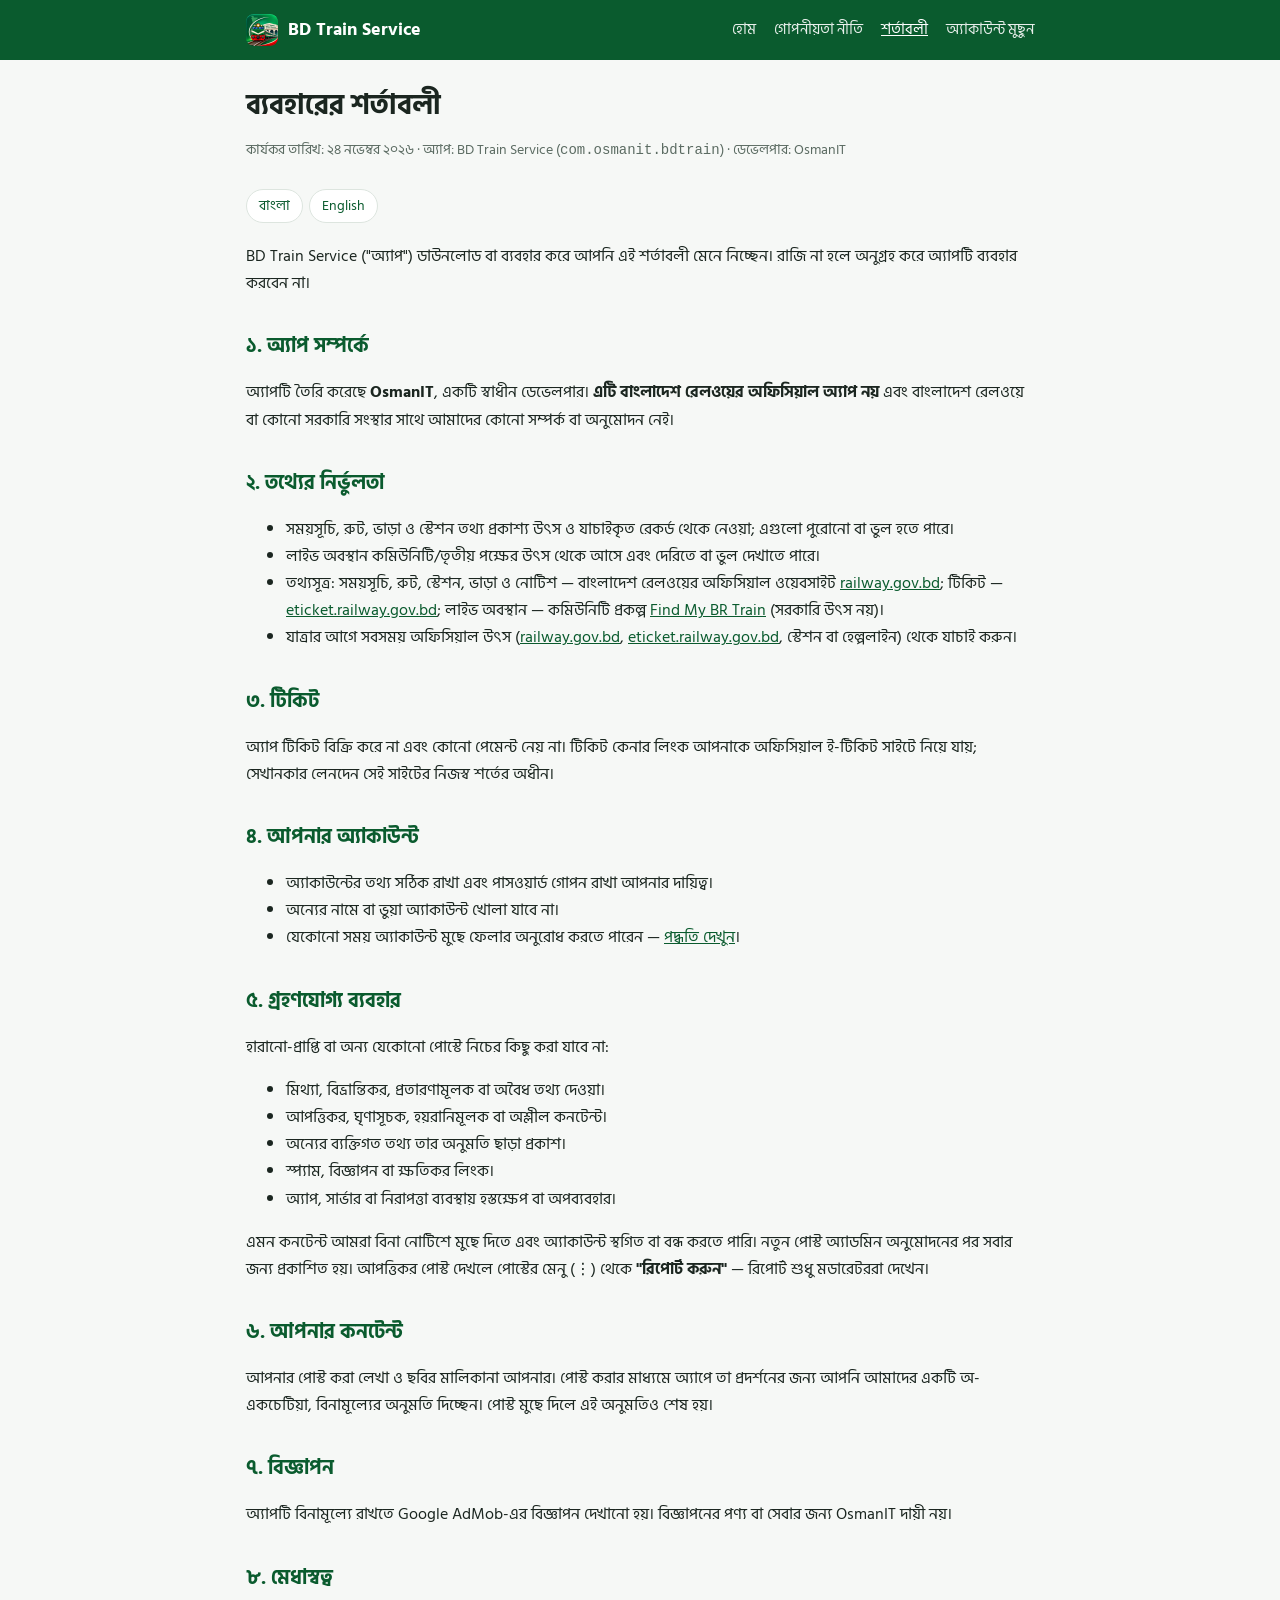
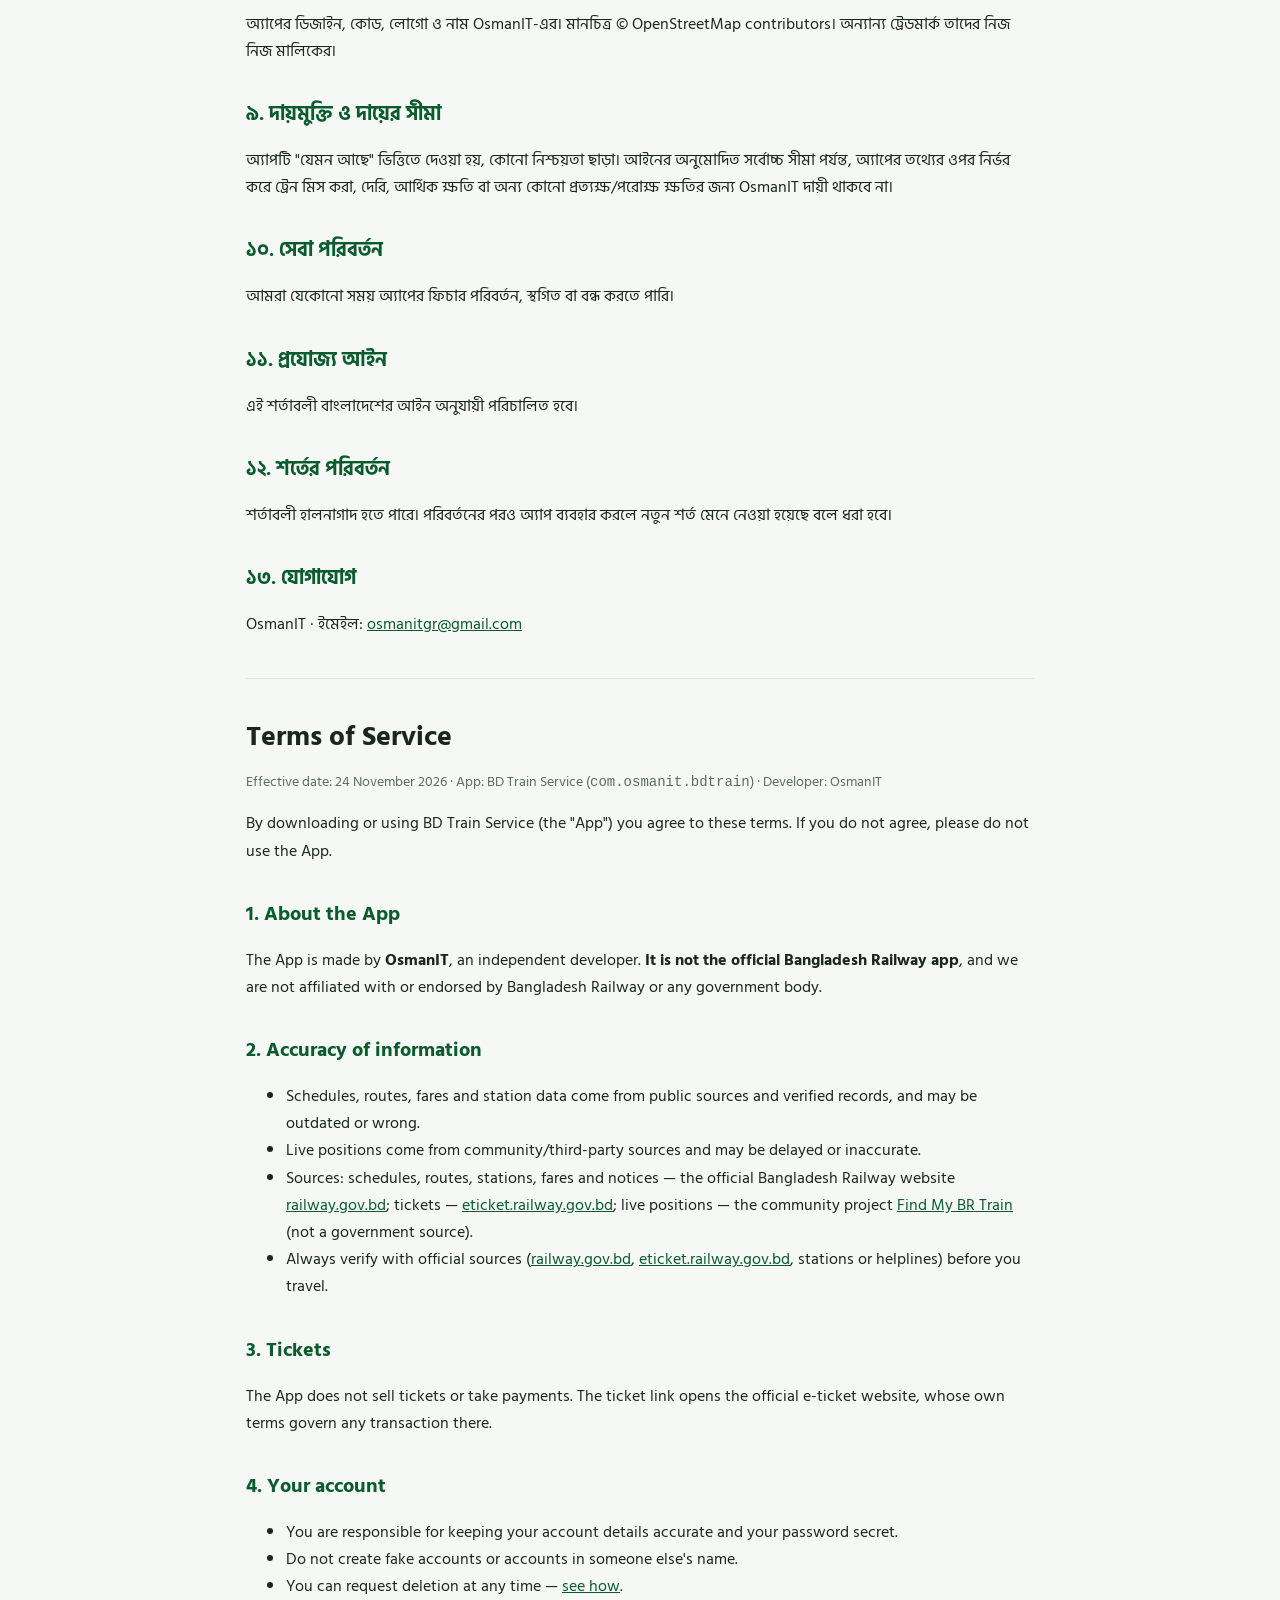
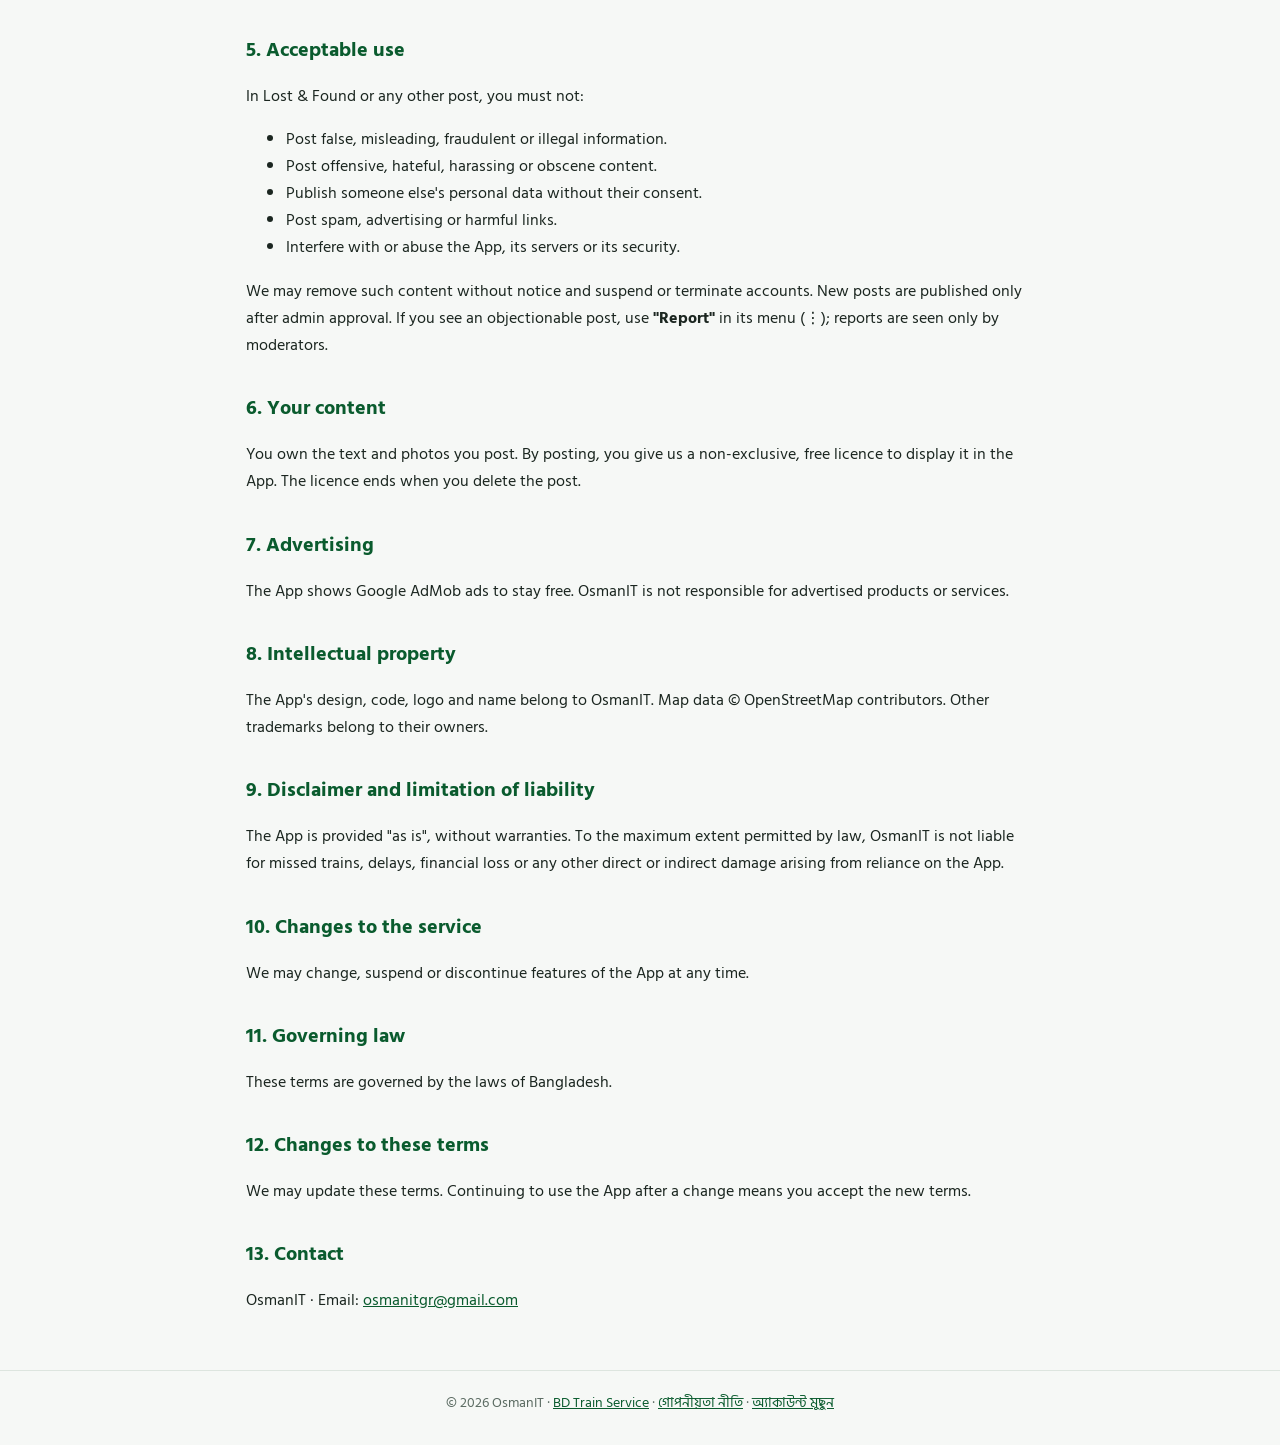
<file: terms.html>
<!doctype html>
<html lang="bn">
<head>
  <meta charset="utf-8">
  <meta name="viewport" content="width=device-width, initial-scale=1">
  <title>ব্যবহারের শর্তাবলী — BD Train Service</title>
  <meta name="description" content="BD Train Service অ্যাপের ব্যবহারের শর্তাবলী (Terms of Service)। ডেভেলপার: OsmanIT।">
  <meta name="author" content="OsmanIT">
  <link rel="icon" href="favicon.ico" sizes="any">
  <link rel="icon" type="image/png" href="icon.png">
  <link rel="apple-touch-icon" href="apple-touch-icon.png">
  <meta name="theme-color" content="#0A5B2E">
  <link rel="stylesheet" href="https://fonts.googleapis.com/css2?family=Hind+Siliguri:wght@400;600;700&display=swap">
  <link rel="stylesheet" href="style.css">
</head>
<body>
  <header class="site">
    <div class="wrap">
      <a class="brand" href="index.html"><img src="icon.png" alt="">BD Train Service</a>
      <nav>
        <a href="index.html">হোম</a>
        <a href="privacy-policy.html">গোপনীয়তা নীতি</a>
        <a href="terms.html" aria-current="page">শর্তাবলী</a>
        <a href="delete-account.html">অ্যাকাউন্ট মুছুন</a>
      </nav>
    </div>
  </header>

  <main class="wrap">
    <h1>ব্যবহারের শর্তাবলী</h1>
    <p class="muted">কার্যকর তারিখ: ২৪ নভেম্বর ২০২৬ · অ্যাপ: BD Train Service (<code>com.osmanit.bdtrain</code>) · ডেভেলপার: OsmanIT</p>
    <div class="lang-switch"><a href="#bn">বাংলা</a><a href="#en">English</a></div>

    <!-- ========================= বাংলা ========================= -->
    <section id="bn">
      <p>BD Train Service ("অ্যাপ") ডাউনলোড বা ব্যবহার করে আপনি এই শর্তাবলী মেনে নিচ্ছেন। রাজি না হলে অনুগ্রহ করে অ্যাপটি ব্যবহার করবেন না।</p>

      <h2>১. অ্যাপ সম্পর্কে</h2>
      <p>অ্যাপটি তৈরি করেছে <strong>OsmanIT</strong>, একটি স্বাধীন ডেভেলপার। <strong>এটি বাংলাদেশ রেলওয়ের অফিসিয়াল অ্যাপ নয়</strong> এবং বাংলাদেশ রেলওয়ে বা কোনো সরকারি সংস্থার সাথে আমাদের কোনো সম্পর্ক বা অনুমোদন নেই।</p>

      <h2>২. তথ্যের নির্ভুলতা</h2>
      <ul>
        <li>সময়সূচি, রুট, ভাড়া ও স্টেশন তথ্য প্রকাশ্য উৎস ও যাচাইকৃত রেকর্ড থেকে নেওয়া; এগুলো পুরোনো বা ভুল হতে পারে।</li>
        <li>লাইভ অবস্থান কমিউনিটি/তৃতীয় পক্ষের উৎস থেকে আসে এবং দেরিতে বা ভুল দেখাতে পারে।</li>
        <li>তথ্যসূত্র: সময়সূচি, রুট, স্টেশন, ভাড়া ও নোটিশ — বাংলাদেশ রেলওয়ের অফিসিয়াল ওয়েবসাইট <a href="https://railway.gov.bd" rel="noopener">railway.gov.bd</a>; টিকিট — <a href="https://eticket.railway.gov.bd" rel="noopener">eticket.railway.gov.bd</a>; লাইভ অবস্থান — কমিউনিটি প্রকল্প <a href="https://findmytrain.freeddns.org" rel="noopener">Find My BR Train</a> (সরকারি উৎস নয়)।</li>
        <li>যাত্রার আগে সবসময় অফিসিয়াল উৎস (<a href="https://railway.gov.bd" rel="noopener">railway.gov.bd</a>, <a href="https://eticket.railway.gov.bd" rel="noopener">eticket.railway.gov.bd</a>, স্টেশন বা হেল্পলাইন) থেকে যাচাই করুন।</li>
      </ul>

      <h2>৩. টিকিট</h2>
      <p>অ্যাপ টিকিট বিক্রি করে না এবং কোনো পেমেন্ট নেয় না। টিকিট কেনার লিংক আপনাকে অফিসিয়াল ই-টিকিট সাইটে নিয়ে যায়; সেখানকার লেনদেন সেই সাইটের নিজস্ব শর্তের অধীন।</p>

      <h2>৪. আপনার অ্যাকাউন্ট</h2>
      <ul>
        <li>অ্যাকাউন্টের তথ্য সঠিক রাখা এবং পাসওয়ার্ড গোপন রাখা আপনার দায়িত্ব।</li>
        <li>অন্যের নামে বা ভুয়া অ্যাকাউন্ট খোলা যাবে না।</li>
        <li>যেকোনো সময় অ্যাকাউন্ট মুছে ফেলার অনুরোধ করতে পারেন — <a href="delete-account.html">পদ্ধতি দেখুন</a>।</li>
      </ul>

      <h2>৫. গ্রহণযোগ্য ব্যবহার</h2>
      <p>হারানো-প্রাপ্তি বা অন্য যেকোনো পোস্টে নিচের কিছু করা যাবে না:</p>
      <ul>
        <li>মিথ্যা, বিভ্রান্তিকর, প্রতারণামূলক বা অবৈধ তথ্য দেওয়া।</li>
        <li>আপত্তিকর, ঘৃণাসূচক, হয়রানিমূলক বা অশ্লীল কনটেন্ট।</li>
        <li>অন্যের ব্যক্তিগত তথ্য তার অনুমতি ছাড়া প্রকাশ।</li>
        <li>স্প্যাম, বিজ্ঞাপন বা ক্ষতিকর লিংক।</li>
        <li>অ্যাপ, সার্ভার বা নিরাপত্তা ব্যবস্থায় হস্তক্ষেপ বা অপব্যবহার।</li>
      </ul>
      <p>এমন কনটেন্ট আমরা বিনা নোটিশে মুছে দিতে এবং অ্যাকাউন্ট স্থগিত বা বন্ধ করতে পারি। নতুন পোস্ট অ্যাডমিন অনুমোদনের পর সবার জন্য প্রকাশিত হয়। আপত্তিকর পোস্ট দেখলে পোস্টের মেনু (⋮) থেকে <strong>"রিপোর্ট করুন"</strong> — রিপোর্ট শুধু মডারেটররা দেখেন।</p>

      <h2>৬. আপনার কনটেন্ট</h2>
      <p>আপনার পোস্ট করা লেখা ও ছবির মালিকানা আপনার। পোস্ট করার মাধ্যমে অ্যাপে তা প্রদর্শনের জন্য আপনি আমাদের একটি অ-একচেটিয়া, বিনামূল্যের অনুমতি দিচ্ছেন। পোস্ট মুছে দিলে এই অনুমতিও শেষ হয়।</p>

      <h2>৭. বিজ্ঞাপন</h2>
      <p>অ্যাপটি বিনামূল্যে রাখতে Google AdMob-এর বিজ্ঞাপন দেখানো হয়। বিজ্ঞাপনের পণ্য বা সেবার জন্য OsmanIT দায়ী নয়।</p>

      <h2>৮. মেধাস্বত্ব</h2>
      <p>অ্যাপের ডিজাইন, কোড, লোগো ও নাম OsmanIT-এর। মানচিত্র © OpenStreetMap contributors। অন্যান্য ট্রেডমার্ক তাদের নিজ নিজ মালিকের।</p>

      <h2>৯. দায়মুক্তি ও দায়ের সীমা</h2>
      <p>অ্যাপটি "যেমন আছে" ভিত্তিতে দেওয়া হয়, কোনো নিশ্চয়তা ছাড়া। আইনের অনুমোদিত সর্বোচ্চ সীমা পর্যন্ত, অ্যাপের তথ্যের ওপর নির্ভর করে ট্রেন মিস করা, দেরি, আর্থিক ক্ষতি বা অন্য কোনো প্রত্যক্ষ/পরোক্ষ ক্ষতির জন্য OsmanIT দায়ী থাকবে না।</p>

      <h2>১০. সেবা পরিবর্তন</h2>
      <p>আমরা যেকোনো সময় অ্যাপের ফিচার পরিবর্তন, স্থগিত বা বন্ধ করতে পারি।</p>

      <h2>১১. প্রযোজ্য আইন</h2>
      <p>এই শর্তাবলী বাংলাদেশের আইন অনুযায়ী পরিচালিত হবে।</p>

      <h2>১২. শর্তের পরিবর্তন</h2>
      <p>শর্তাবলী হালনাগাদ হতে পারে। পরিবর্তনের পরও অ্যাপ ব্যবহার করলে নতুন শর্ত মেনে নেওয়া হয়েছে বলে ধরা হবে।</p>

      <h2>১৩. যোগাযোগ</h2>
      <p>OsmanIT · ইমেইল: <a href="mailto:osmanitgr@gmail.com">osmanitgr@gmail.com</a></p>
    </section>

    <hr style="margin:40px 0;border:none;border-top:1px solid var(--border)">

    <!-- ========================= English ========================= -->
    <section id="en" lang="en">
      <h1>Terms of Service</h1>
      <p class="muted">Effective date: 24 November 2026 · App: BD Train Service (<code>com.osmanit.bdtrain</code>) · Developer: OsmanIT</p>
      <p>By downloading or using BD Train Service (the "App") you agree to these terms. If you do not agree, please do not use the App.</p>

      <h2>1. About the App</h2>
      <p>The App is made by <strong>OsmanIT</strong>, an independent developer. <strong>It is not the official Bangladesh Railway app</strong>, and we are not affiliated with or endorsed by Bangladesh Railway or any government body.</p>

      <h2>2. Accuracy of information</h2>
      <ul>
        <li>Schedules, routes, fares and station data come from public sources and verified records, and may be outdated or wrong.</li>
        <li>Live positions come from community/third-party sources and may be delayed or inaccurate.</li>
        <li>Sources: schedules, routes, stations, fares and notices — the official Bangladesh Railway website <a href="https://railway.gov.bd" rel="noopener">railway.gov.bd</a>; tickets — <a href="https://eticket.railway.gov.bd" rel="noopener">eticket.railway.gov.bd</a>; live positions — the community project <a href="https://findmytrain.freeddns.org" rel="noopener">Find My BR Train</a> (not a government source).</li>
        <li>Always verify with official sources (<a href="https://railway.gov.bd" rel="noopener">railway.gov.bd</a>, <a href="https://eticket.railway.gov.bd" rel="noopener">eticket.railway.gov.bd</a>, stations or helplines) before you travel.</li>
      </ul>

      <h2>3. Tickets</h2>
      <p>The App does not sell tickets or take payments. The ticket link opens the official e-ticket website, whose own terms govern any transaction there.</p>

      <h2>4. Your account</h2>
      <ul>
        <li>You are responsible for keeping your account details accurate and your password secret.</li>
        <li>Do not create fake accounts or accounts in someone else's name.</li>
        <li>You can request deletion at any time — <a href="delete-account.html#en">see how</a>.</li>
      </ul>

      <h2>5. Acceptable use</h2>
      <p>In Lost &amp; Found or any other post, you must not:</p>
      <ul>
        <li>Post false, misleading, fraudulent or illegal information.</li>
        <li>Post offensive, hateful, harassing or obscene content.</li>
        <li>Publish someone else's personal data without their consent.</li>
        <li>Post spam, advertising or harmful links.</li>
        <li>Interfere with or abuse the App, its servers or its security.</li>
      </ul>
      <p>We may remove such content without notice and suspend or terminate accounts. New posts are published only after admin approval. If you see an objectionable post, use <strong>"Report"</strong> in its menu (⋮); reports are seen only by moderators.</p>

      <h2>6. Your content</h2>
      <p>You own the text and photos you post. By posting, you give us a non-exclusive, free licence to display it in the App. The licence ends when you delete the post.</p>

      <h2>7. Advertising</h2>
      <p>The App shows Google AdMob ads to stay free. OsmanIT is not responsible for advertised products or services.</p>

      <h2>8. Intellectual property</h2>
      <p>The App's design, code, logo and name belong to OsmanIT. Map data © OpenStreetMap contributors. Other trademarks belong to their owners.</p>

      <h2>9. Disclaimer and limitation of liability</h2>
      <p>The App is provided "as is", without warranties. To the maximum extent permitted by law, OsmanIT is not liable for missed trains, delays, financial loss or any other direct or indirect damage arising from reliance on the App.</p>

      <h2>10. Changes to the service</h2>
      <p>We may change, suspend or discontinue features of the App at any time.</p>

      <h2>11. Governing law</h2>
      <p>These terms are governed by the laws of Bangladesh.</p>

      <h2>12. Changes to these terms</h2>
      <p>We may update these terms. Continuing to use the App after a change means you accept the new terms.</p>

      <h2>13. Contact</h2>
      <p>OsmanIT · Email: <a href="mailto:osmanitgr@gmail.com">osmanitgr@gmail.com</a></p>
    </section>
  </main>

  <footer class="site">
    <div class="wrap">© 2026 OsmanIT · <a href="index.html">BD Train Service</a> · <a href="privacy-policy.html">গোপনীয়তা নীতি</a> · <a href="delete-account.html">অ্যাকাউন্ট মুছুন</a></div>
  </footer>
</body>
</html>
</file>
<file: style.css>
:root {
  --bg: #f6f8f6;
  --surface: #ffffff;
  --text: #1b2620;
  --muted: #5b6b62;
  --primary: #0a5b2e;
  --primary-soft: #e3f0e8;
  --border: #dde5df;
  --warn-bg: #fff6e0;
  --warn-text: #7a5300;
}
@media (prefers-color-scheme: dark) {
  :root {
    --bg: #0f1512;
    --surface: #17201b;
    --text: #e6ede8;
    --muted: #9fb0a6;
    --primary: #5fd08f;
    --primary-soft: #1d3326;
    --border: #2a3830;
    --warn-bg: #2e2612;
    --warn-text: #f0c56a;
  }
}

* { box-sizing: border-box; }
html { -webkit-text-size-adjust: 100%; }
body {
  margin: 0;
  background: var(--bg);
  color: var(--text);
  font-family: "Hind Siliguri", "Noto Sans Bengali", system-ui, -apple-system, "Segoe UI", Roboto, sans-serif;
  line-height: 1.7;
  font-size: 16px;
}

header.site {
  background: var(--primary);
  color: #fff;
}
@media (prefers-color-scheme: dark) {
  header.site { background: #0a5b2e; }
}
header.site .wrap {
  display: flex;
  align-items: center;
  justify-content: space-between;
  gap: 12px;
  padding-top: 14px;
  padding-bottom: 14px;
  flex-wrap: wrap;
}
header.site a.brand {
  color: #fff;
  text-decoration: none;
  font-weight: 700;
  font-size: 18px;
  display: flex;
  align-items: center;
  gap: 10px;
}
header.site a.brand img { width: 32px; height: 32px; border-radius: 8px; }
header.site nav a {
  color: #fff;
  opacity: .9;
  text-decoration: none;
  margin-left: 14px;
  font-size: 15px;
}
header.site nav a:first-child { margin-left: 0; }
header.site nav a:hover, header.site nav a[aria-current="page"] { opacity: 1; text-decoration: underline; }

.wrap { max-width: 820px; margin: 0 auto; padding-left: 16px; padding-right: 16px; }

main { padding-top: 28px; padding-bottom: 40px; }

h1 { font-size: 28px; line-height: 1.3; margin: 0 0 6px; }
h2 { font-size: 20px; margin: 32px 0 8px; color: var(--primary); }
h3 { font-size: 17px; margin: 20px 0 6px; }
p, li { color: var(--text); }
.muted { color: var(--muted); font-size: 14px; }
a { color: var(--primary); }

.card {
  background: var(--surface);
  border: 1px solid var(--border);
  border-radius: 14px;
  padding: 20px;
  margin: 16px 0;
}
.note {
  background: var(--warn-bg);
  color: var(--warn-text);
  border-radius: 12px;
  padding: 12px 16px;
  font-size: 14.5px;
}
.lang-switch {
  display: inline-flex;
  gap: 6px;
  margin: 12px 0 4px;
}
.lang-switch a {
  padding: 4px 12px;
  border: 1px solid var(--border);
  border-radius: 999px;
  text-decoration: none;
  font-size: 14px;
  background: var(--surface);
}

.hero { text-align: center; padding: 20px 0 8px; }
.hero img { width: 96px; height: 96px; border-radius: 22px; }
.hero h1 { margin-top: 14px; }
.hero p { color: var(--muted); max-width: 560px; margin: 8px auto 0; }

.grid {
  display: grid;
  grid-template-columns: repeat(auto-fit, minmax(220px, 1fr));
  gap: 14px;
  margin-top: 24px;
}
.grid .card { margin: 0; }
.grid .card h3 { margin-top: 0; }

.links { display: grid; gap: 10px; margin-top: 24px; }
.links a {
  display: block;
  background: var(--surface);
  border: 1px solid var(--border);
  border-radius: 12px;
  padding: 14px 16px;
  text-decoration: none;
  color: var(--text);
  font-weight: 600;
}
.links a span { display: block; font-weight: 400; color: var(--muted); font-size: 14px; }
.links a:hover { border-color: var(--primary); }

table { width: 100%; border-collapse: collapse; font-size: 15px; }
th, td { text-align: left; padding: 8px 6px; border-bottom: 1px solid var(--border); vertical-align: top; }
th { color: var(--muted); font-weight: 600; }
.table-scroll { overflow-x: auto; }

footer.site {
  border-top: 1px solid var(--border);
  padding: 20px 0 32px;
  color: var(--muted);
  font-size: 14px;
  text-align: center;
}
</file>
